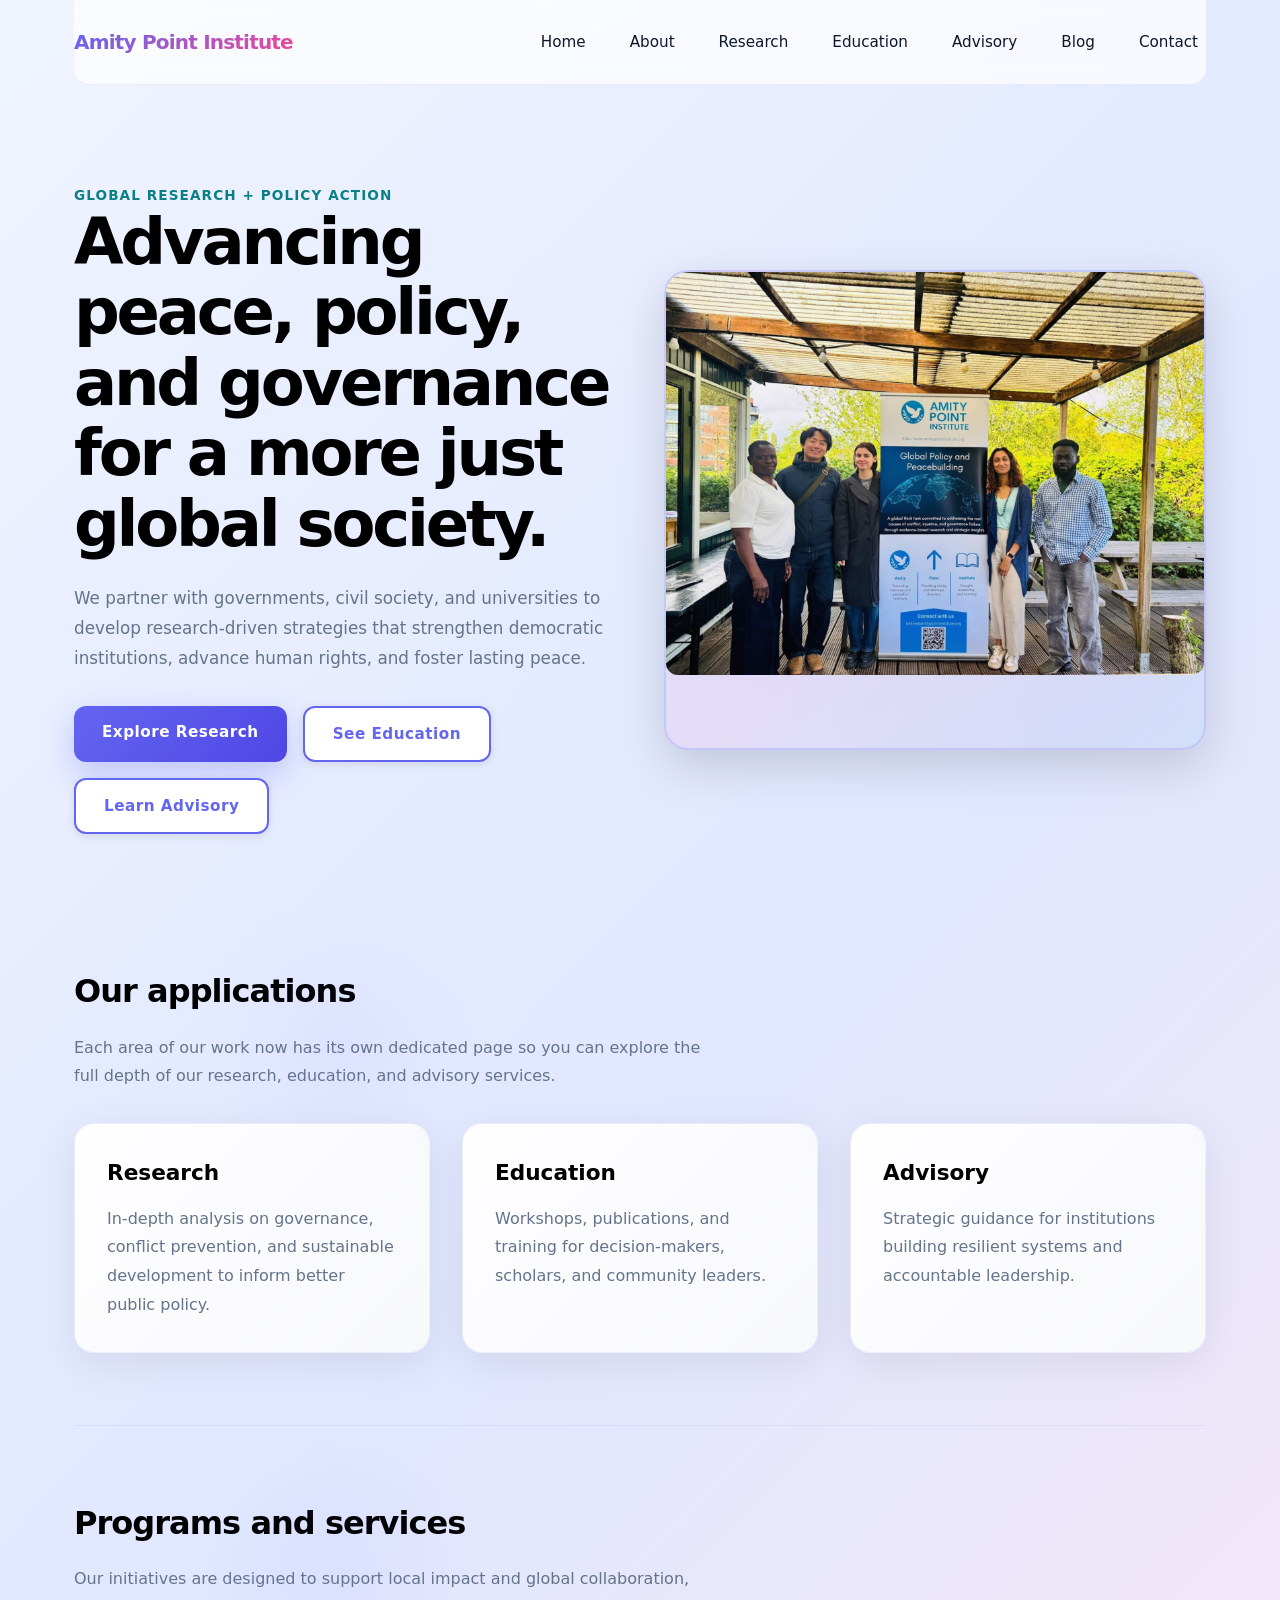
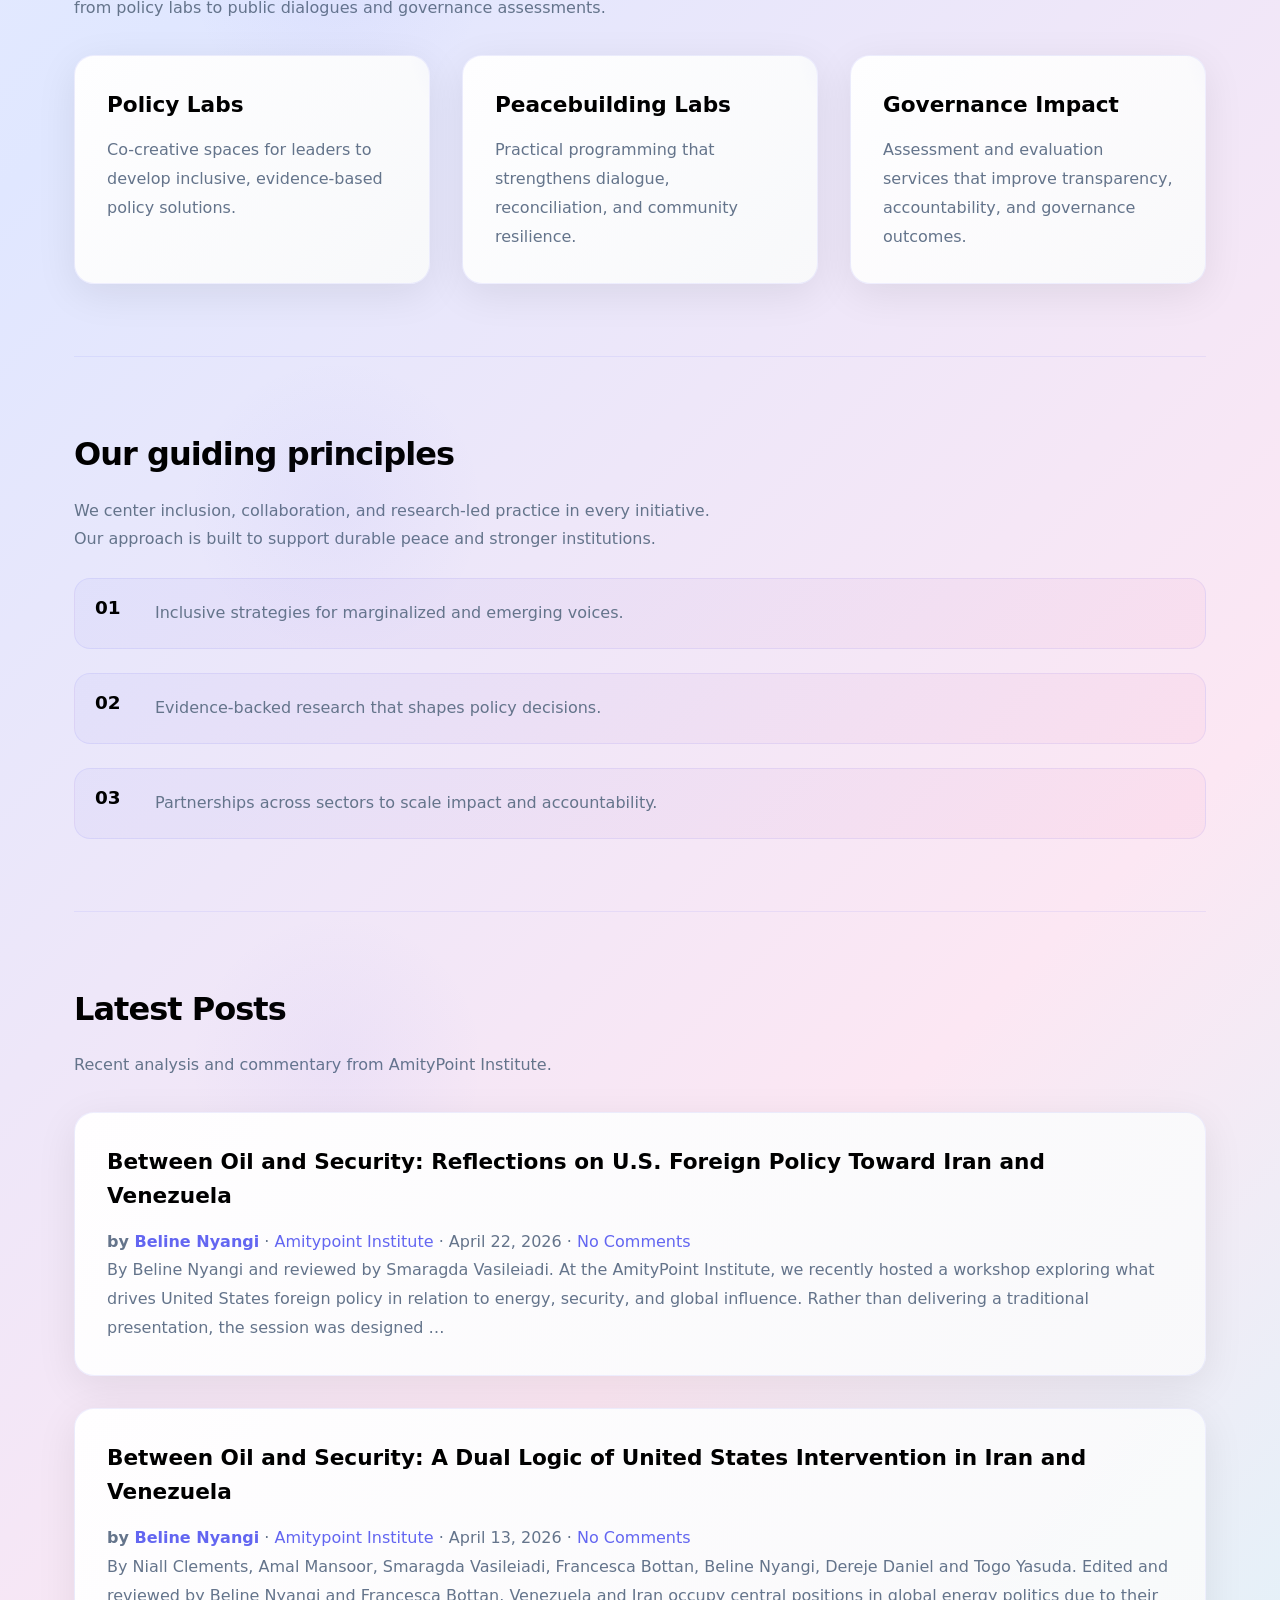
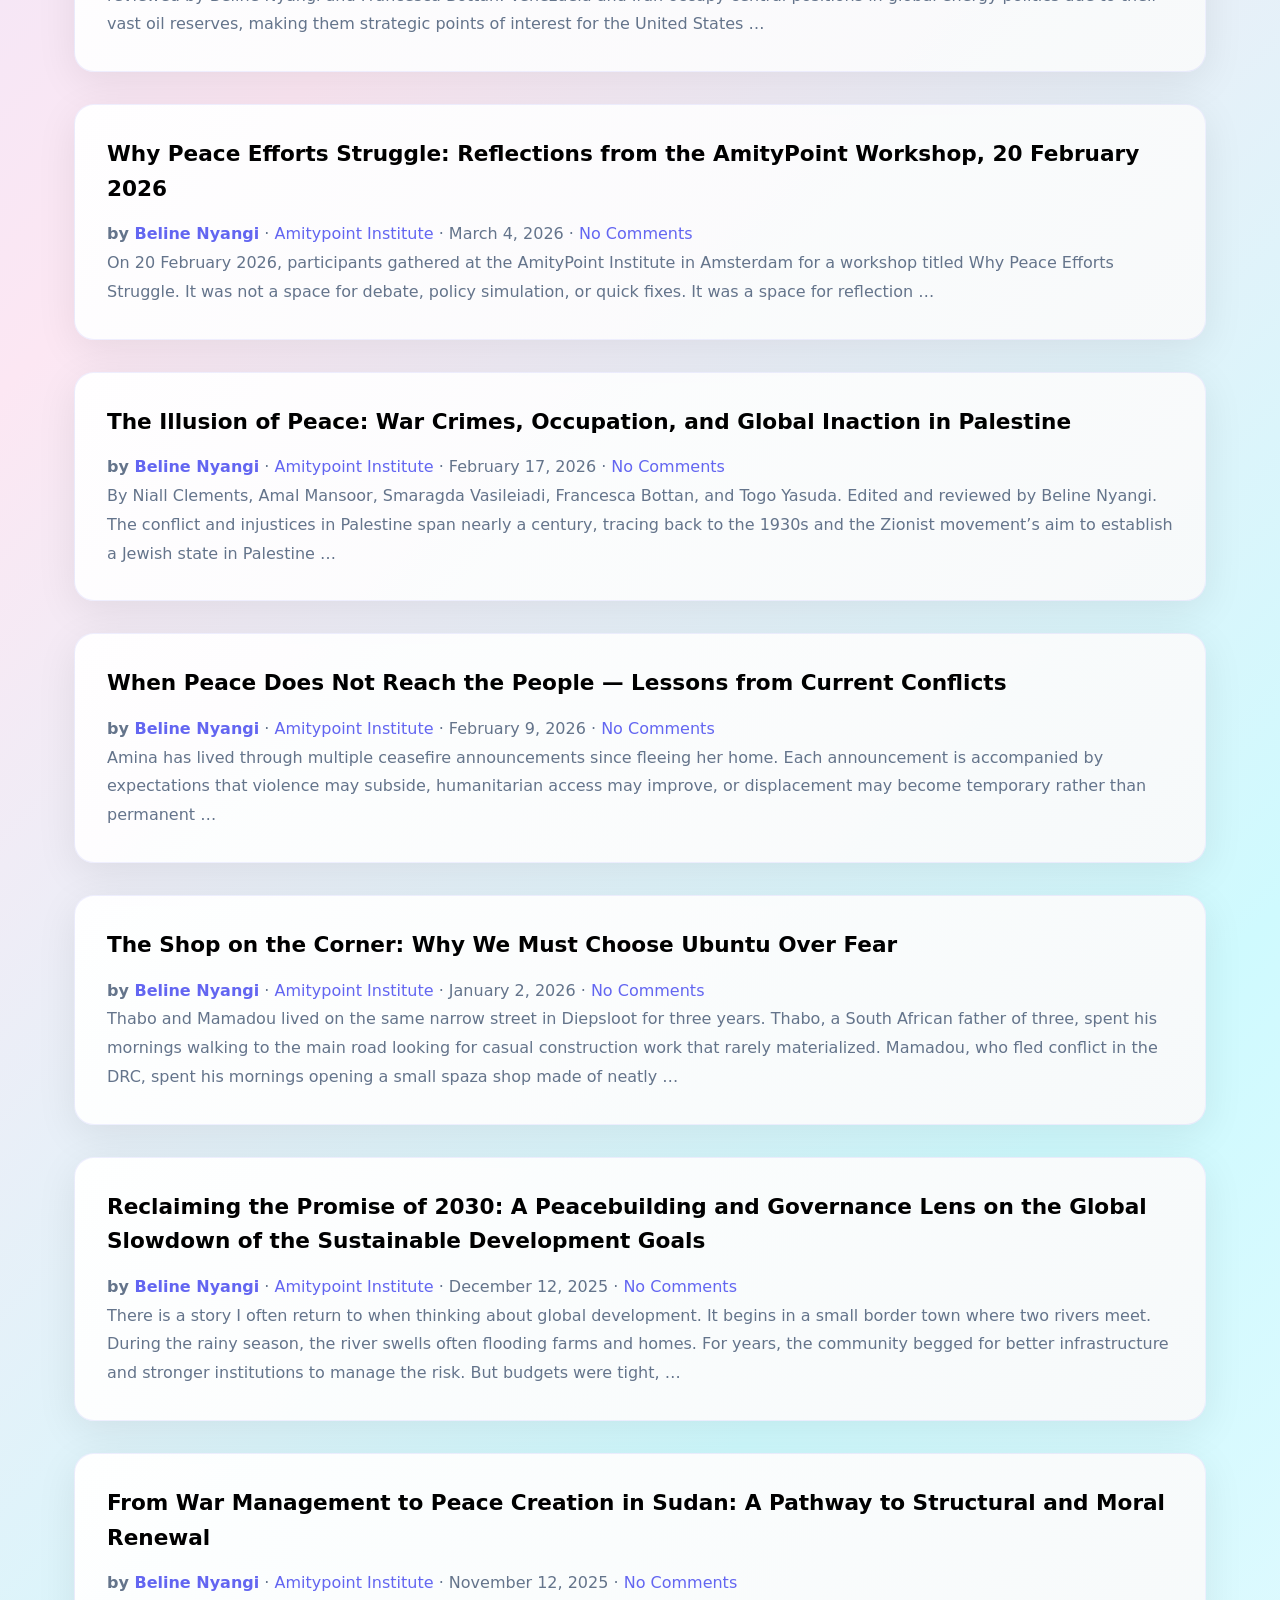
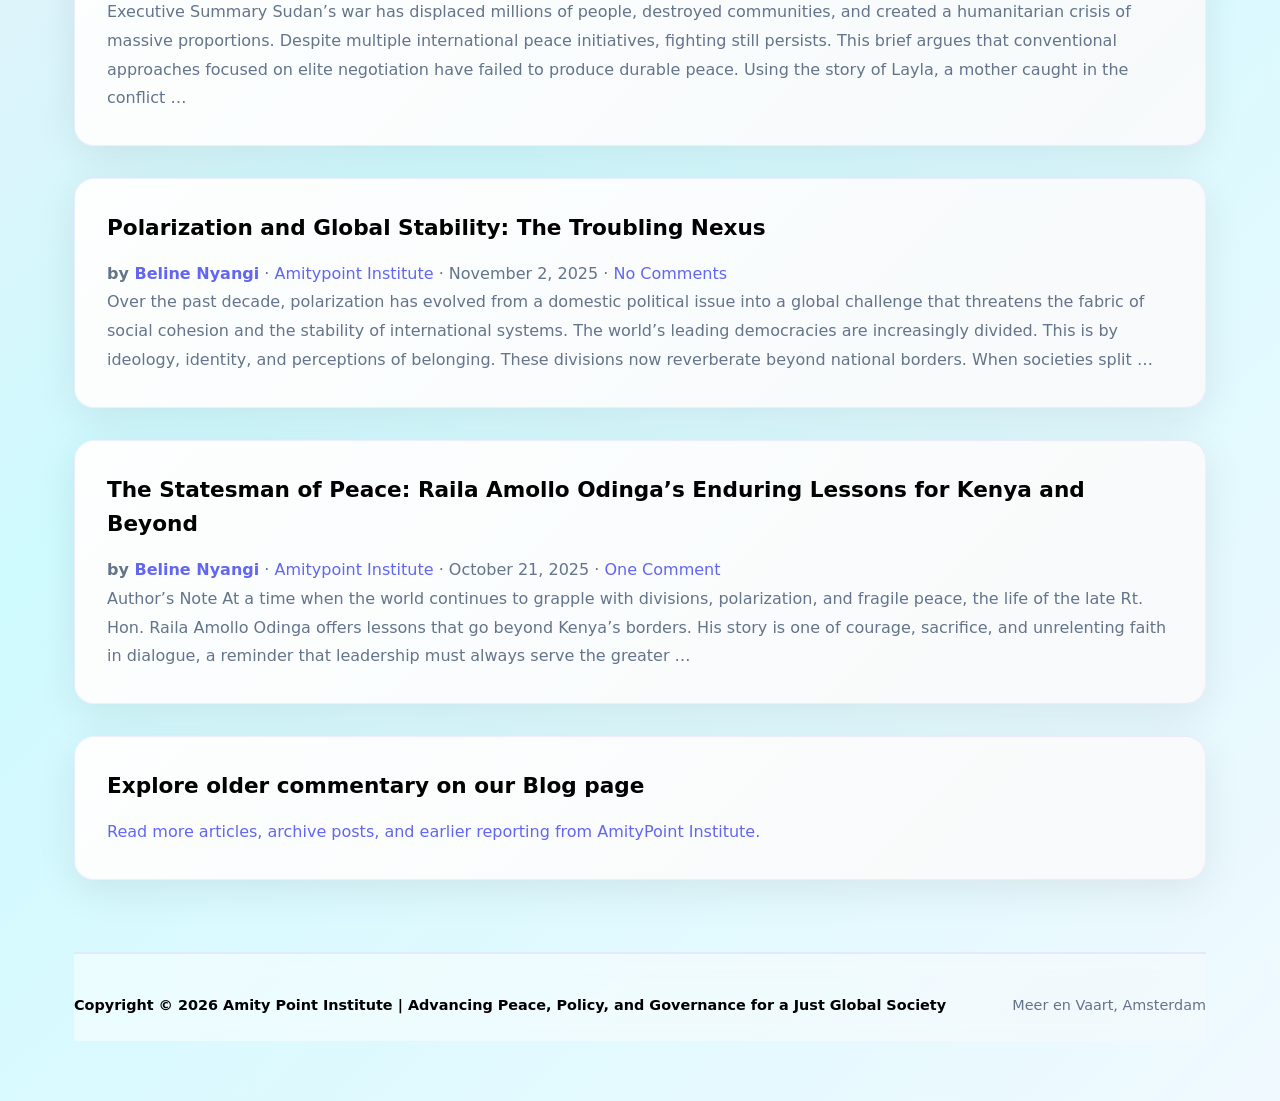
<file: index.html>
﻿<!DOCTYPE html>
<html lang="en-US">

<head>
    <meta charset="UTF-8" />
    <meta name="viewport" content="width=device-width, initial-scale=1" />
    <title>Amity Point Institute | Peace, Policy & Governance</title>
    <meta name="description" content="Amity Point Institute advances peace, policy, and governance through research, education, and collaboration." />
    <meta name="robots" content="index, follow" />
    <link rel="canonical" href="https://amitypointinstitute.org/" />
    <link rel="stylesheet" href="style.css" />
</head>

<body>
    <div class="site-shell">
        <header>
            <div class="brand">Amity <span>Point</span> Institute</div>
            <nav aria-label="Primary navigation">
                <a href="Untitled-1.html">Home</a>
                <a href="about.html">About</a>
                <a href="research.html">Research</a>
                <a href="education.html">Education</a>
                <a href="advisory.html">Advisory</a>
                <a href="blog.html">Blog</a>
                <a href="contact.html">Contact</a>
            </nav>
        </header>

        <section class="hero">
            <div class="hero-content">
                <p style="margin:0;color:#0b7f87;font-weight:700;letter-spacing:0.08em;text-transform:uppercase;font-size:0.85rem;">Global research + policy action</p>
                <h1 class="hero-title">Advancing peace, policy, and governance for a more just global society.</h1>
                <p class="hero-copy">We partner with governments, civil society, and universities to develop research-driven strategies that strengthen democratic institutions, advance human rights, and foster lasting peace.</p>
                <div class="hero-actions">
                    <a class="button button-primary" href="research.html">Explore Research</a>
                    <a class="button button-secondary" href="education.html">See Education</a>
                    <a class="button button-secondary" href="advisory.html">Learn Advisory</a>
                </div>
            </div>
            <div class="hero-visual" aria-hidden="true">
                <img src="image%204.jpeg" alt="AmityPoint Institute cover image" />
            </div>
        </section>

        <section class="section">
            <div class="section-title">Our applications</div>
            <p class="section-copy">Each area of our work now has its own dedicated page so you can explore the full depth of our research, education, and advisory services.</p>
            <div class="grid grid-3" style="margin-top:32px;">
                <div class="card">
                    <h3><a href="research.html">Research</a></h3>
                    <p>In-depth analysis on governance, conflict prevention, and sustainable development to inform better public policy.</p>
                </div>
                <div class="card">
                    <h3><a href="education.html">Education</a></h3>
                    <p>Workshops, publications, and training for decision-makers, scholars, and community leaders.</p>
                </div>
                <div class="card">
                    <h3><a href="advisory.html">Advisory</a></h3>
                    <p>Strategic guidance for institutions building resilient systems and accountable leadership.</p>
                </div>
            </div>
        </section>

        <section class="section">
            <div class="section-title">Programs and services</div>
            <p class="section-copy">Our initiatives are designed to support local impact and global collaboration, from policy labs to public dialogues and governance assessments.</p>
            <div class="grid grid-3" style="margin-top:32px;">
                <div class="card">
                    <h3>Policy Labs</h3>
                    <p>Co-creative spaces for leaders to develop inclusive, evidence-based policy solutions.</p>
                </div>
                <div class="card">
                    <h3>Peacebuilding Labs</h3>
                    <p>Practical programming that strengthens dialogue, reconciliation, and community resilience.</p>
                </div>
                <div class="card">
                    <h3>Governance Impact</h3>
                    <p>Assessment and evaluation services that improve transparency, accountability, and governance outcomes.</p>
                </div>
            </div>
        </section>

        <section class="section">
            <div class="section-title">Our guiding principles</div>
            <p class="section-copy">We center inclusion, collaboration, and research-led practice in every initiative. Our approach is built to support durable peace and stronger institutions.</p>
            <ul class="feature-list" style="margin-top:24px;">
                <li class="feature-item"><strong>01</strong><span>Inclusive strategies for marginalized and emerging voices.</span></li>
                <li class="feature-item"><strong>02</strong><span>Evidence-backed research that shapes policy decisions.</span></li>
                <li class="feature-item"><strong>03</strong><span>Partnerships across sectors to scale impact and accountability.</span></li>
            </ul>
        </section>

        <section class="section">
            <div class="section-title">Latest Posts</div>
            <p class="section-copy">Recent analysis and commentary from AmityPoint Institute.</p>
            <div class="grid" style="grid-template-columns: 1fr; margin-top:32px;">
                <article class="card">
                    <h3><a href="https://amitypointinstitute.org/2026/04/22/between-oil-and-security-reflections-on-u-s-foreign-policy-toward-iran-and-venezuela/">Between Oil and Security: Reflections on U.S. Foreign Policy Toward Iran and Venezuela</a></h3>
                    <p><strong>by <a href="https://amitypointinstitute.org/author/beline-nyangi/">Beline Nyangi</a></strong> · <a href="https://amitypointinstitute.org/category/amitypointinstitute/amitypoint-institute/">Amitypoint Institute</a> · April 22,
                        2026 · <a href="https://amitypointinstitute.org/2026/04/22/between-oil-and-security-reflections-on-u-s-foreign-policy-toward-iran-and-venezuela/#respond">No Comments</a></p>
                    <p>By Beline Nyangi and reviewed by Smaragda Vasileiadi. At the AmityPoint Institute, we recently hosted a workshop exploring what drives United States foreign policy in relation to energy, security, and global influence. Rather than
                        delivering a traditional presentation, the session was designed …</p>
                </article>
                <article class="card">
                    <h3><a href="https://amitypointinstitute.org/2026/04/13/between-oil-and-security-a-dual-logic-of-united-states-intervention-in-iran-and-venezuela/">Between Oil and Security: A Dual Logic of United States Intervention in Iran and Venezuela</a></h3>
                    <p><strong>by <a href="https://amitypointinstitute.org/author/beline-nyangi/">Beline Nyangi</a></strong> · <a href="https://amitypointinstitute.org/category/amitypointinstitute/amitypoint-institute/">Amitypoint Institute</a> · April 13,
                        2026 · <a href="https://amitypointinstitute.org/2026/04/13/between-oil-and-security-a-dual-logic-of-united-states-intervention-in-iran-and-venezuela/#respond">No Comments</a></p>
                    <p>By Niall Clements, Amal Mansoor, Smaragda Vasileiadi, Francesca Bottan, Beline Nyangi, Dereje Daniel and Togo Yasuda. Edited and reviewed by Beline Nyangi and Francesca Bottan. Venezuela and Iran occupy central positions in global
                        energy politics due to their vast oil reserves, making them strategic points of interest for the United States …</p>
                </article>
                <article class="card">
                    <h3><a href="https://amitypointinstitute.org/2026/03/04/why-peace-efforts-struggle-reflections-from-the-amitypoint-workshop-20-february-2026/">Why Peace Efforts Struggle: Reflections from the AmityPoint Workshop, 20 February 2026</a></h3>
                    <p><strong>by <a href="https://amitypointinstitute.org/author/beline-nyangi/">Beline Nyangi</a></strong> · <a href="https://amitypointinstitute.org/category/amitypointinstitute/amitypoint-institute/">Amitypoint Institute</a> · March 4,
                        2026 · <a href="https://amitypointinstitute.org/2026/03/04/why-peace-efforts-struggle-reflections-from-the-amitypoint-workshop-20-february-2026/#respond">No Comments</a></p>
                    <p>On 20 February 2026, participants gathered at the AmityPoint Institute in Amsterdam for a workshop titled Why Peace Efforts Struggle. It was not a space for debate, policy simulation, or quick fixes. It was a space for reflection …</p>
                </article>
                <article class="card">
                    <h3><a href="https://amitypointinstitute.org/2026/02/17/the-illusion-of-peace-war-crimesoccupation-and-global-inaction-in-palestine/">The Illusion of Peace: War Crimes, Occupation, and Global Inaction in Palestine</a></h3>
                    <p><strong>by <a href="https://amitypointinstitute.org/author/beline-nyangi/">Beline Nyangi</a></strong> · <a href="https://amitypointinstitute.org/category/amitypointinstitute/amitypoint-institute/">Amitypoint Institute</a> · February
                        17, 2026 · <a href="https://amitypointinstitute.org/2026/02/17/the-illusion-of-peace-war-crimesoccupation-and-global-inaction-in-palestine/#respond">No Comments</a></p>
                    <p>By Niall Clements, Amal Mansoor, Smaragda Vasileiadi, Francesca Bottan, and Togo Yasuda. Edited and reviewed by Beline Nyangi. The conflict and injustices in Palestine span nearly a century, tracing back to the 1930s and the Zionist
                        movement’s aim to establish a Jewish state in Palestine …</p>
                </article>
                <article class="card">
                    <h3><a href="https://amitypointinstitute.org/2026/02/09/when-peace-does-not-reach-the-people-lessons-from-current-conflicts/">When Peace Does Not Reach the People — Lessons from Current Conflicts</a></h3>
                    <p><strong>by <a href="https://amitypointinstitute.org/author/beline-nyangi/">Beline Nyangi</a></strong> · <a href="https://amitypointinstitute.org/category/amitypointinstitute/amitypoint-institute/">Amitypoint Institute</a> · February
                        9, 2026 · <a href="https://amitypointinstitute.org/2026/02/09/when-peace-does-not-reach-the-people-lessons-from-current-conflicts/#respond">No Comments</a></p>
                    <p>Amina has lived through multiple ceasefire announcements since fleeing her home. Each announcement is accompanied by expectations that violence may subside, humanitarian access may improve, or displacement may become temporary rather
                        than permanent …</p>
                </article>
                <article class="card">
                    <h3><a href="https://amitypointinstitute.org/2026/01/02/the-shop-on-the-corner-why-we-must-choose-ubuntu-over-fear/">The Shop on the Corner: Why We Must Choose Ubuntu Over Fear</a></h3>
                    <p><strong>by <a href="https://amitypointinstitute.org/author/beline-nyangi/">Beline Nyangi</a></strong> · <a href="https://amitypointinstitute.org/category/amitypointinstitute/amitypoint-institute/">Amitypoint Institute</a> · January
                        2, 2026 · <a href="https://amitypointinstitute.org/2026/01/02/the-shop-on-the-corner-why-we-must-choose-ubuntu-over-fear/#respond">No Comments</a></p>
                    <p>Thabo and Mamadou lived on the same narrow street in Diepsloot for three years. Thabo, a South African father of three, spent his mornings walking to the main road looking for casual construction work that rarely materialized. Mamadou,
                        who fled conflict in the DRC, spent his mornings opening a small spaza shop made of neatly …</p>
                </article>
                <article class="card">
                    <h3><a href="https://amitypointinstitute.org/2025/12/12/reclaiming-the-promise-of-2030-a-peacebuilding-and-governance-lens-on-the-global-slowdown-of-the-sustainable-development-goals-2/">Reclaiming the Promise of 2030: A Peacebuilding and Governance Lens on the Global Slowdown of the Sustainable Development Goals</a></h3>
                    <p><strong>by <a href="https://amitypointinstitute.org/author/beline-nyangi/">Beline Nyangi</a></strong> · <a href="https://amitypointinstitute.org/category/amitypointinstitute/">Amitypoint Institute</a> · December 12, 2025 · <a href="https://amitypointinstitute.org/2025/12/12/reclaiming-the-promise-of-2030-a-peacebuilding-and-governance-lens-on-the-global-slowdown-of-the-sustainable-development-goals-2/#respond">No Comments</a></p>
                    <p>There is a story I often return to when thinking about global development. It begins in a small border town where two rivers meet. During the rainy season, the river swells often flooding farms and homes. For years, the community begged
                        for better infrastructure and stronger institutions to manage the risk. But budgets were tight, …</p>
                </article>
                <article class="card">
                    <h3><a href="https://amitypointinstitute.org/2025/11/12/from-war-management-to-peace-creation-in-sudan-a-pathway-to-structural-and-moral-renewal/">From War Management to Peace Creation in Sudan: A Pathway to Structural and Moral Renewal</a></h3>
                    <p><strong>by <a href="https://amitypointinstitute.org/author/beline-nyangi/">Beline Nyangi</a></strong> · <a href="https://amitypointinstitute.org/category/amitypointinstitute/amitypoint-institute/">Amitypoint Institute</a> · November
                        12, 2025 · <a href="https://amitypointinstitute.org/2025/11/12/from-war-management-to-peace-creation-in-sudan-a-pathway-to-structural-and-moral-renewal/#respond">No Comments</a></p>
                    <p>Executive Summary Sudan’s war has displaced millions of people, destroyed communities, and created a humanitarian crisis of massive proportions. Despite multiple international peace initiatives, fighting still persists. This brief
                        argues that conventional approaches focused on elite negotiation have failed to produce durable peace. Using the story of Layla, a mother caught in the conflict …</p>
                </article>
                <article class="card">
                    <h3><a href="https://amitypointinstitute.org/2025/11/02/polarization-and-global-stability-the-troubling-nexus/">Polarization and Global Stability: The Troubling Nexus</a></h3>
                    <p><strong>by <a href="https://amitypointinstitute.org/author/beline-nyangi/">Beline Nyangi</a></strong> · <a href="https://amitypointinstitute.org/category/amitypointinstitute/">Amitypoint Institute</a> · November 2, 2025 · <a href="https://amitypointinstitute.org/2025/11/02/polarization-and-global-stability-the-troubling-nexus/#respond">No Comments</a></p>
                    <p>Over the past decade, polarization has evolved from a domestic political issue into a global challenge that threatens the fabric of social cohesion and the stability of international systems. The world’s leading democracies are increasingly
                        divided. This is by ideology, identity, and perceptions of belonging. These divisions now reverberate beyond national borders. When societies split …</p>
                </article>
                <article class="card">
                    <h3><a href="https://amitypointinstitute.org/2025/10/21/the-statesman-of-peace-raila-amollo-odingas-enduring-lessons-for-kenya-and-beyond/">The Statesman of Peace: Raila Amollo Odinga’s Enduring Lessons for Kenya and Beyond</a></h3>
                    <p><strong>by <a href="https://amitypointinstitute.org/author/beline-nyangi/">Beline Nyangi</a></strong> · <a href="https://amitypointinstitute.org/category/amitypointinstitute/">Amitypoint Institute</a> · October 21, 2025 · <a href="https://amitypointinstitute.org/2025/10/21/the-statesman-of-peace-raila-amollo-odingas-enduring-lessons-for-kenya-and-beyond/#comments">One Comment</a></p>
                    <p>Author’s Note At a time when the world continues to grapple with divisions, polarization, and fragile peace, the life of the late Rt. Hon. Raila Amollo Odinga offers lessons that go beyond Kenya’s borders. His story is one of courage,
                        sacrifice, and unrelenting faith in dialogue, a reminder that leadership must always serve the greater …</p>
                </article>
                <article class="card">
                    <h3>Explore older commentary on our Blog page</h3>
                    <p><a href="blog.html">Read more articles, archive posts, and earlier reporting from AmityPoint Institute.</a></p>
                </article>
            </div>
        </section>

        <footer>
            <span class="footer-copy">Copyright © 2026 Amity Point Institute | Advancing Peace, Policy, and Governance for a Just Global Society</span>
            <span>Meer en Vaart, Amsterdam</span>
        </footer>
    </div>
</body>

</html>
</file>
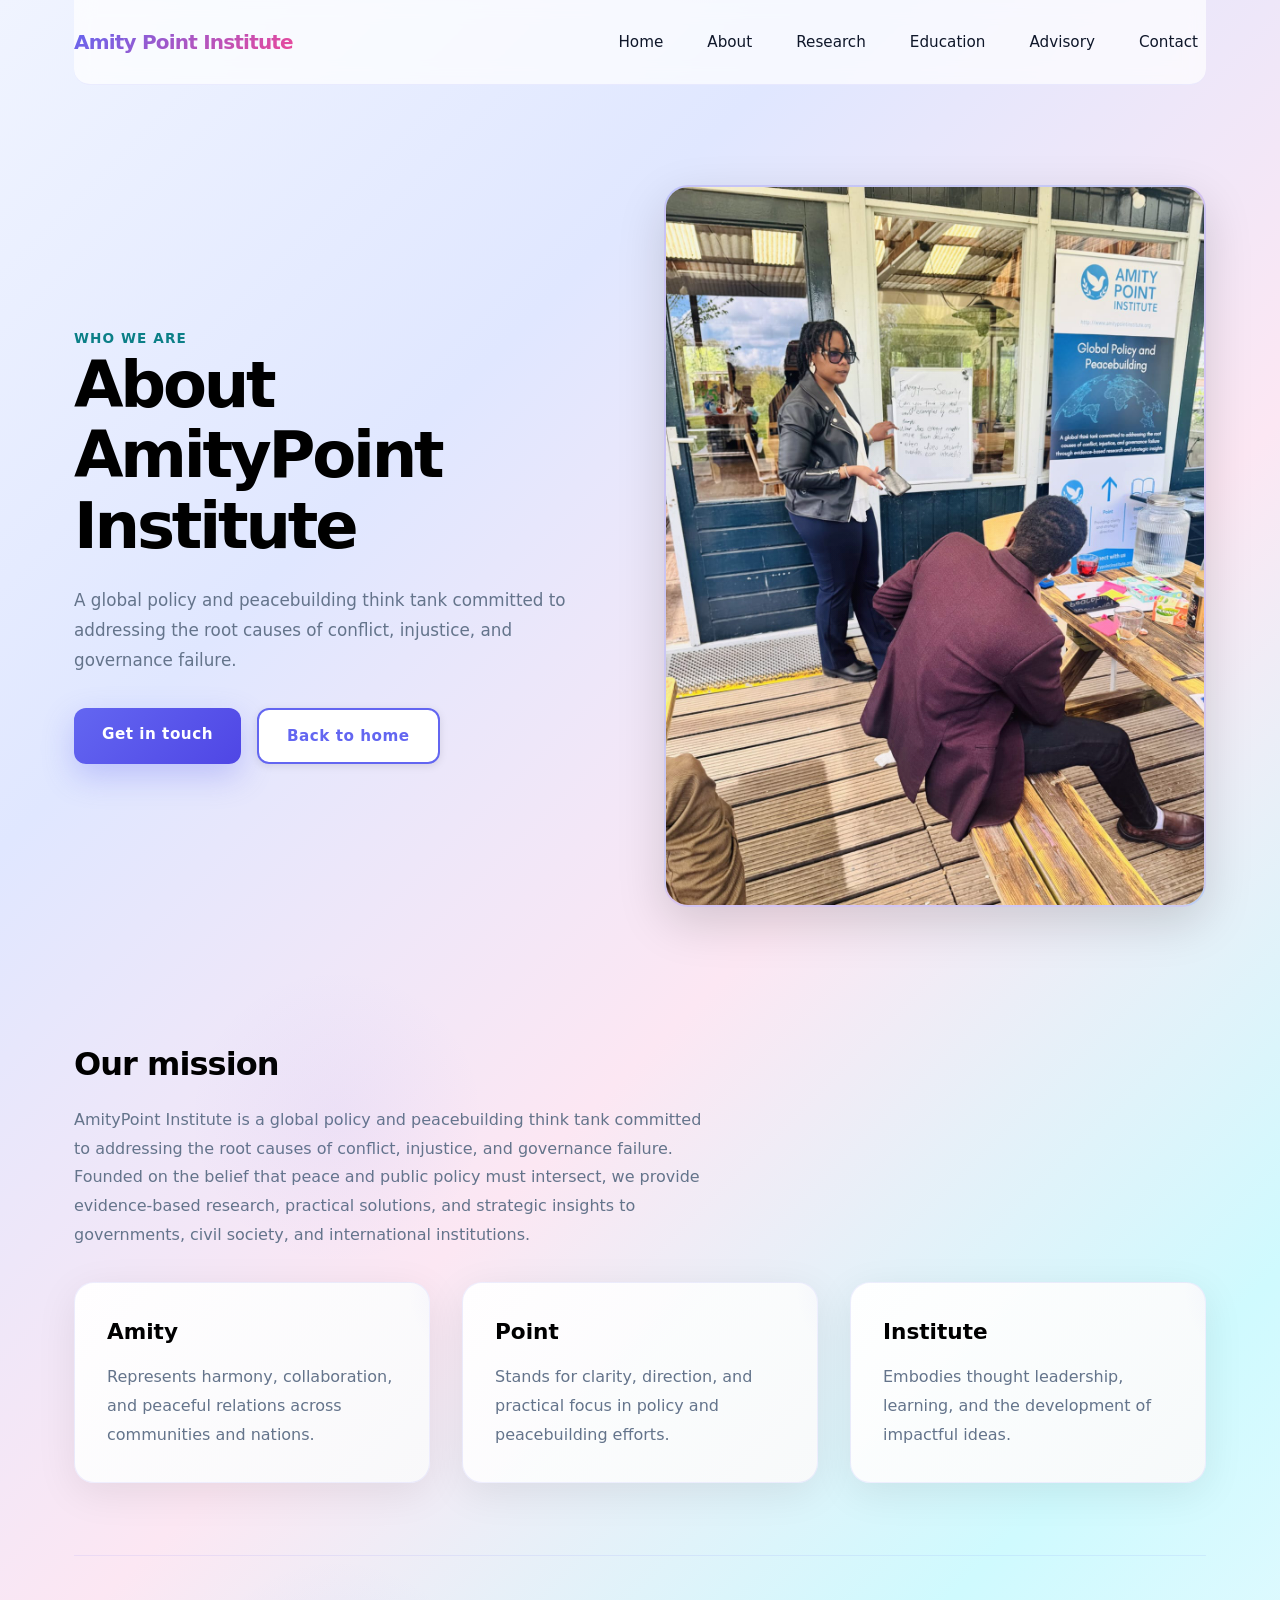
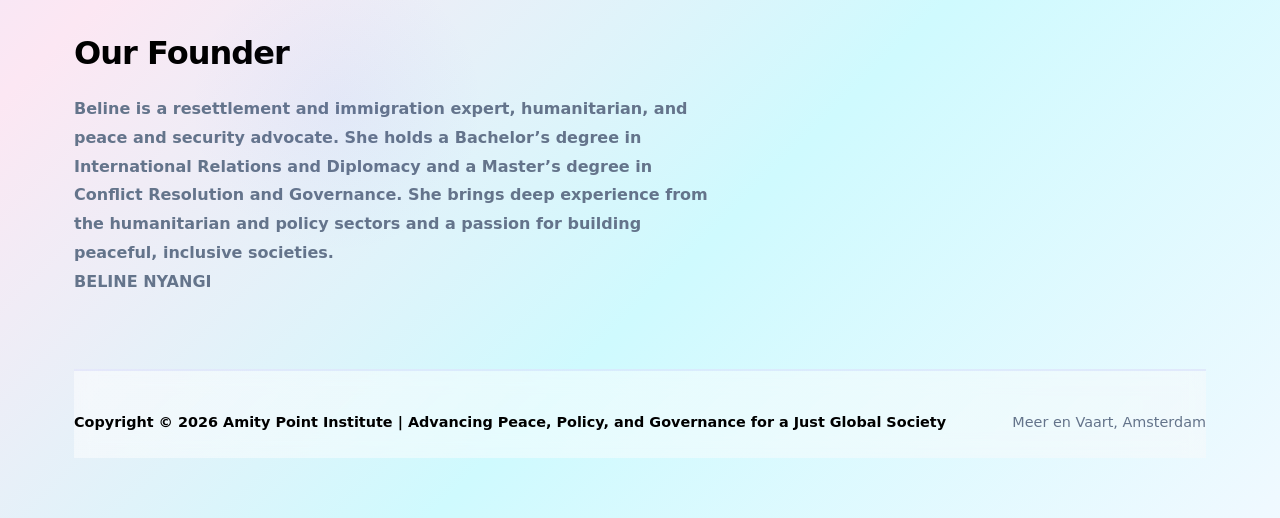
<file: about.html>
<!DOCTYPE html>
<html lang="en-US">

<head>
    <meta charset="UTF-8" />
    <meta name="viewport" content="width=device-width, initial-scale=1" />
    <title>About | Amity Point Institute</title>
    <meta name="description" content="About Amity Point Institute: a global policy and peacebuilding think tank." />
    <link rel="stylesheet" href="style.css" />
</head>

<body>
    <div class="site-shell">
        <header>
            <div class="brand">Amity <span>Point</span> Institute</div>
            <nav aria-label="Primary navigation">
                <a href="Untitled-1.html">Home</a>
                <a href="about.html">About</a>
                <a href="research.html">Research</a>
                <a href="education.html">Education</a>
                <a href="advisory.html">Advisory</a>
                <a href="contact.html">Contact</a>
            </nav>
        </header>

        <section class="hero">
            <div class="hero-content">
                <p style="margin:0;color:#0b7f87;font-weight:700;letter-spacing:0.08em;text-transform:uppercase;font-size:0.85rem;">Who we are</p>
                <h1 class="hero-title">About AmityPoint Institute</h1>
                <p class="hero-copy">A global policy and peacebuilding think tank committed to addressing the root causes of conflict, injustice, and governance failure.</p>
                <div class="hero-actions">
                    <a class="button button-primary" href="contact.html">Get in touch</a>
                    <a class="button button-secondary" href="Untitled-1.html">Back to home</a>
                </div>
            </div>
            <div class="hero-visual" aria-hidden="true">
                <img src="image%201.jpeg" alt="AmityPoint Institute cover image" />
            </div>
        </section>

        <section class="section">
            <div class="section-title">Our mission</div>
            <p class="section-copy">AmityPoint Institute is a global policy and peacebuilding think tank committed to addressing the root causes of conflict, injustice, and governance failure. Founded on the belief that peace and public policy must intersect, we provide evidence-based
                research, practical solutions, and strategic insights to governments, civil society, and international institutions.</p>
            <div class="grid grid-3" style="margin-top:32px;">
                <div class="card">
                    <h3>Amity</h3>
                    <p>Represents harmony, collaboration, and peaceful relations across communities and nations.</p>
                </div>
                <div class="card">
                    <h3>Point</h3>
                    <p>Stands for clarity, direction, and practical focus in policy and peacebuilding efforts.</p>
                </div>
                <div class="card">
                    <h3>Institute</h3>
                    <p>Embodies thought leadership, learning, and the development of impactful ideas.</p>
                </div>
            </div>
        </section>

        <section class="section">
            <div class="section-title">Our Founder</div>
            <p class="section-copy"><strong>Beline is a resettlement and immigration expert, humanitarian, and peace and security advocate. She holds a Bachelor’s degree in International Relations and Diplomacy and a Master’s degree in Conflict Resolution and Governance. She brings deep experience from the humanitarian and policy sectors and a passion for building peaceful, inclusive societies.</strong></p>
            <p class="section-copy"><strong>BELINE NYANGI</strong></p>
        </section>

        <footer>
            <span class="footer-copy">Copyright © 2026 Amity Point Institute | Advancing Peace, Policy, and Governance for a Just Global Society</span>
            <span>Meer en Vaart, Amsterdam</span>
        </footer>
    </div>
</body>

</html>
</file>
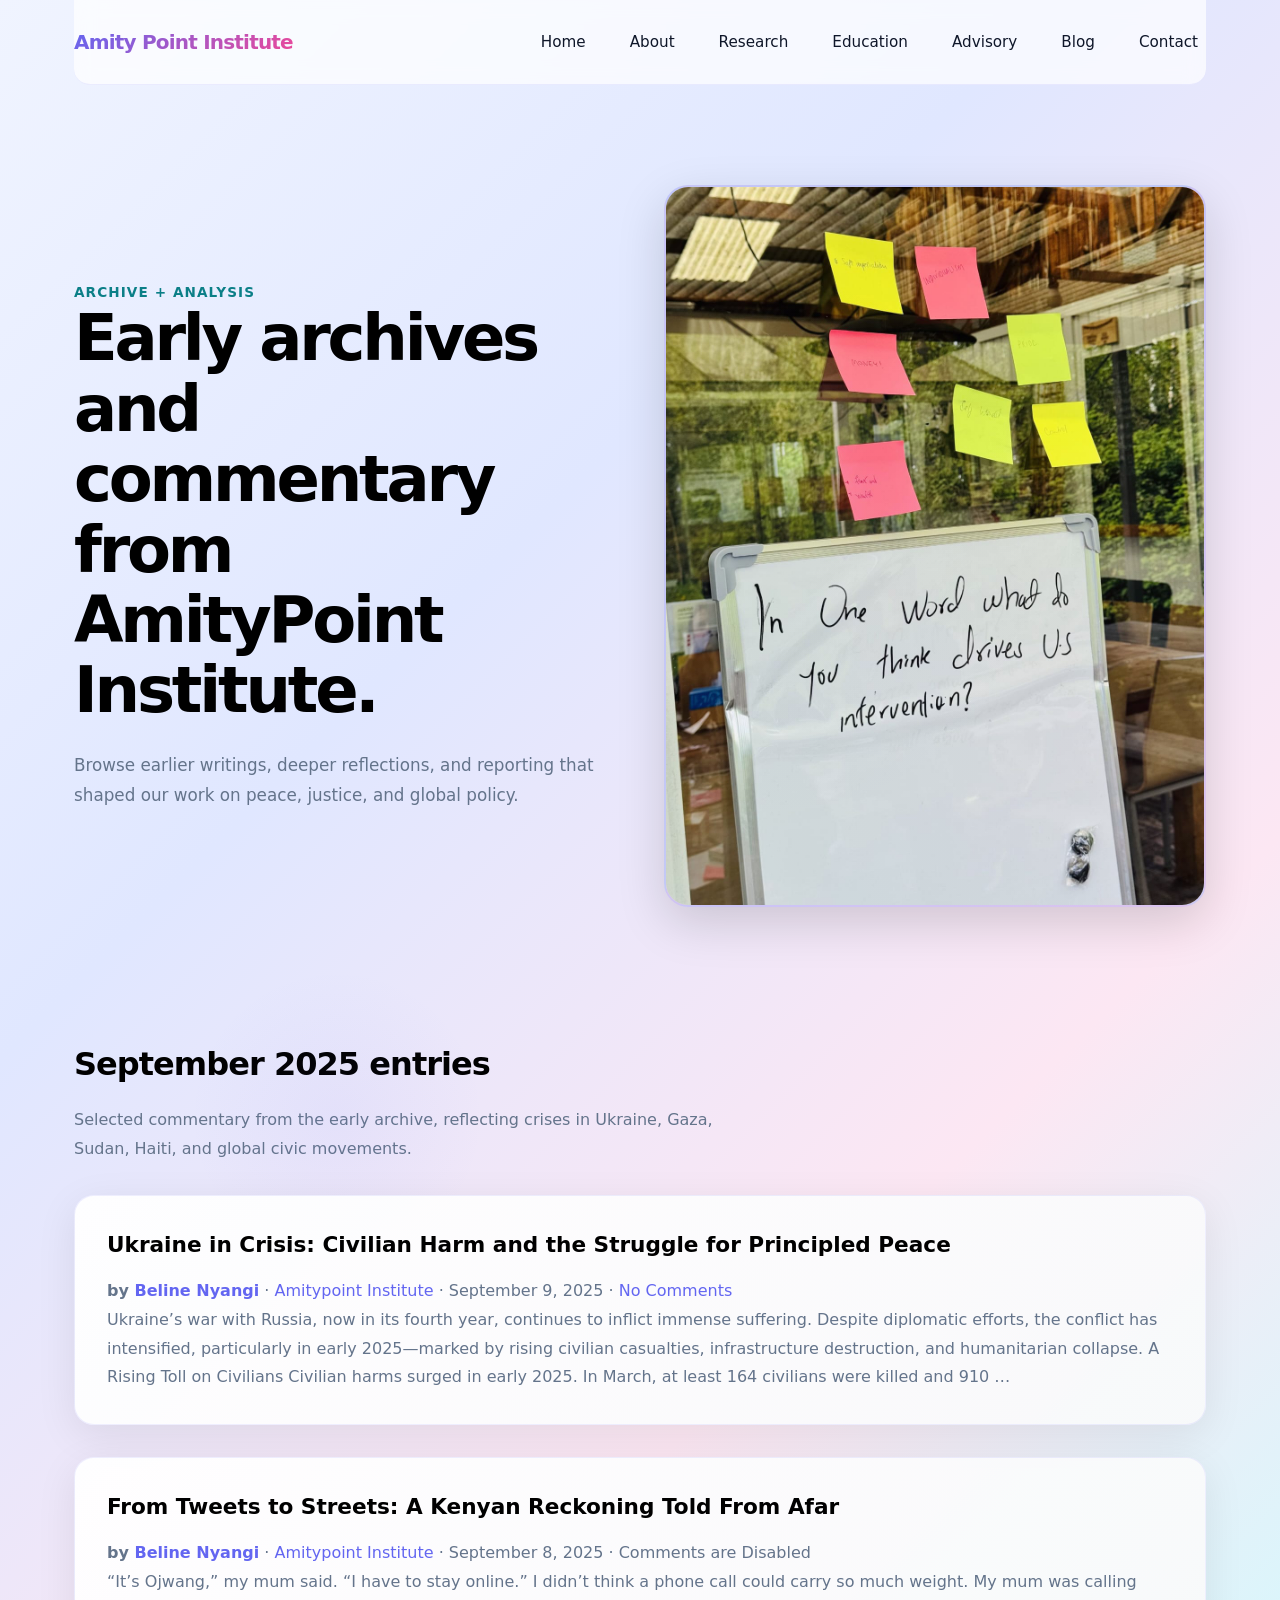
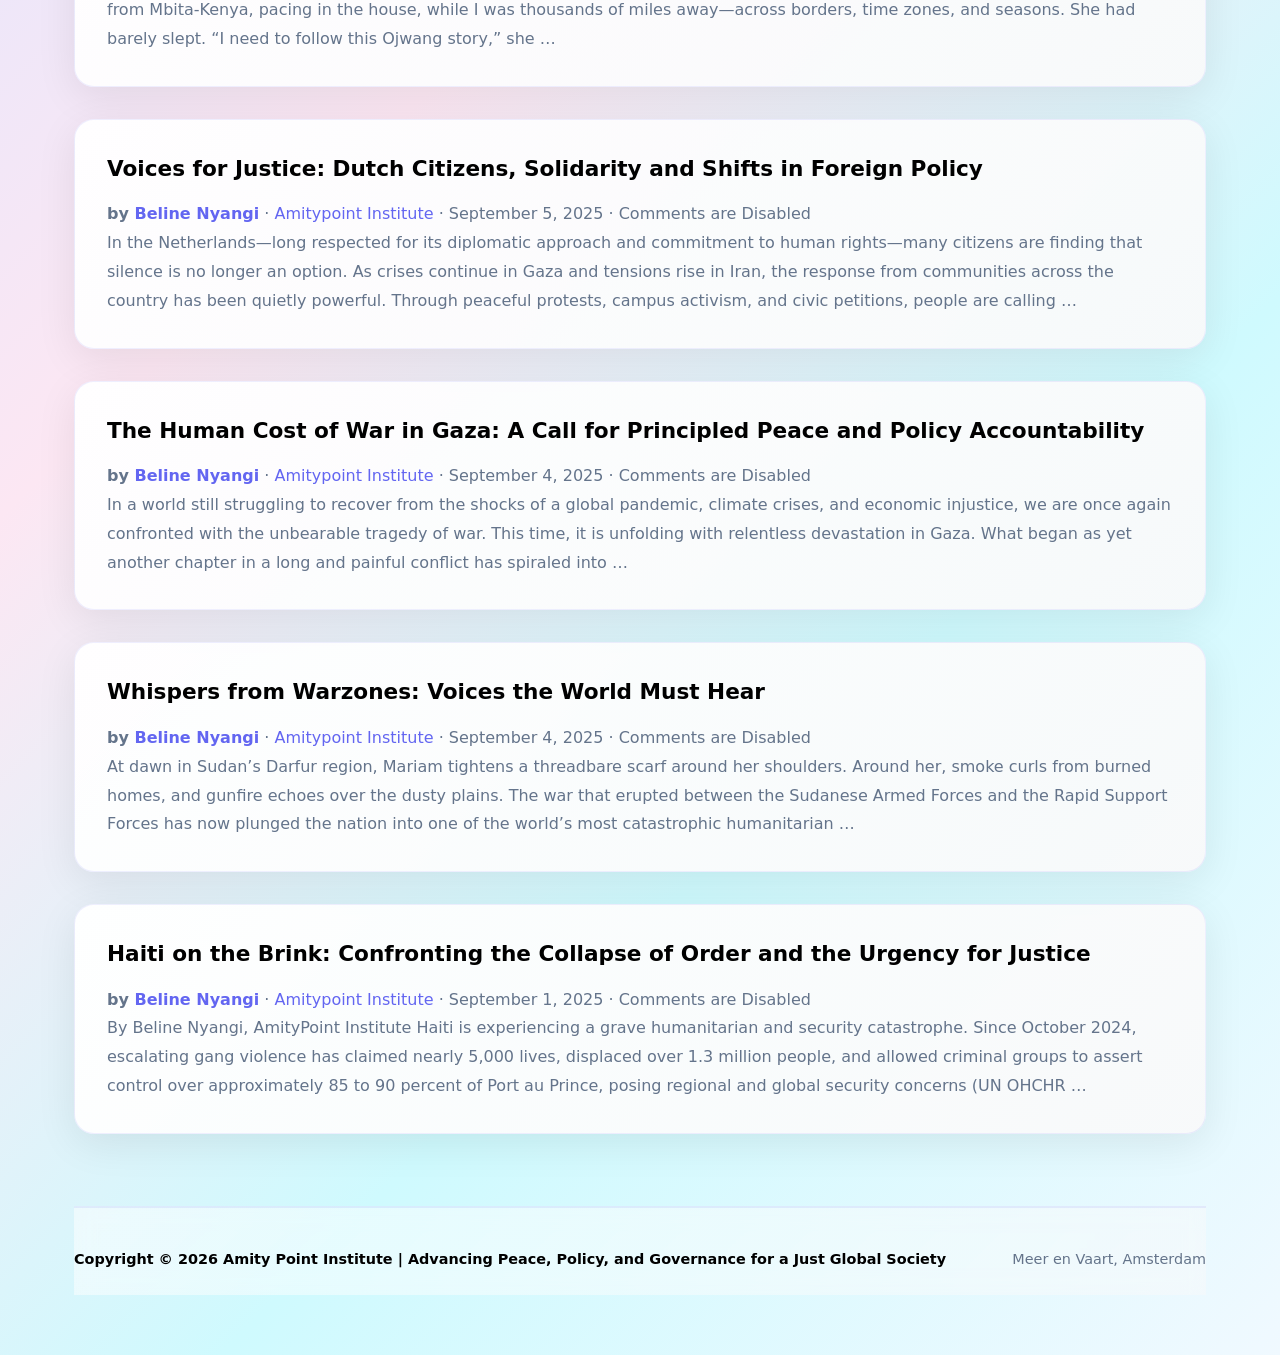
<file: blog.html>
<!DOCTYPE html>
<html lang="en-US">

<head>
    <meta charset="UTF-8" />
    <meta name="viewport" content="width=device-width, initial-scale=1" />
    <title>Amity Point Institute Blog | Archive & Commentary</title>
    <meta name="description" content="Archive of Amity Point Institute commentary, research updates, and policy reflections." />
    <link rel="stylesheet" href="style.css" />
</head>

<body>
    <div class="site-shell">
        <header>
            <div class="brand">Amity <span>Point</span> Institute</div>
            <nav aria-label="Primary navigation">
                <a href="Untitled-1.html">Home</a>
                <a href="about.html">About</a>
                <a href="research.html">Research</a>
                <a href="education.html">Education</a>
                <a href="advisory.html">Advisory</a>
                <a href="blog.html">Blog</a>
                <a href="contact.html">Contact</a>
            </nav>
        </header>

        <section class="hero">
            <div class="hero-content">
                <p style="margin:0;color:#0b7f87;font-weight:700;letter-spacing:0.08em;text-transform:uppercase;font-size:0.85rem;">Archive + analysis</p>
                <h1 class="hero-title">Early archives and commentary from AmityPoint Institute.</h1>
                <p class="hero-copy">Browse earlier writings, deeper reflections, and reporting that shaped our work on peace, justice, and global policy.</p>
            </div>
            <div class="hero-visual" aria-hidden="true">
                <img src="image%202.jpeg" alt="AmityPoint Institute blog archive hero image" />
            </div>
        </section>

        <section class="section">
            <div class="section-title">September 2025 entries</div>
            <p class="section-copy">Selected commentary from the early archive, reflecting crises in Ukraine, Gaza, Sudan, Haiti, and global civic movements.</p>
            <div class="grid" style="grid-template-columns: 1fr; margin-top:32px;">
                <article class="card">
                    <h3><a href="https://amitypointinstitute.org/2025/09/09/testing-the-elements/">Ukraine in Crisis: Civilian Harm and the Struggle for Principled Peace</a></h3>
                    <p><strong>by <a href="https://amitypointinstitute.org/author/bewon/">Beline Nyangi</a></strong> · <a href="https://amitypointinstitute.org/category/amitypointinstitute/">Amitypoint Institute</a> · September 9, 2025 · <a href="https://amitypointinstitute.org/2025/09/09/testing-the-elements/#respond">No Comments</a></p>
                    <p>Ukraine’s war with Russia, now in its fourth year, continues to inflict immense suffering. Despite diplomatic efforts, the conflict has intensified, particularly in early 2025—marked by rising civilian casualties, infrastructure destruction,
                        and humanitarian collapse. A Rising Toll on Civilians Civilian harms surged in early 2025. In March, at least 164 civilians were killed and 910 …</p>
                </article>
                <article class="card">
                    <h3><a href="https://amitypointinstitute.org/2025/09/08/from-tweets-to-streets/">From Tweets to Streets: A Kenyan Reckoning Told From Afar</a></h3>
                    <p><strong>by <a href="https://amitypointinstitute.org/author/bewon/">Beline Nyangi</a></strong> · <a href="https://amitypointinstitute.org/category/amitypointinstitute/">Amitypoint Institute</a> · September 8, 2025 · Comments are Disabled</p>
                    <p>“It’s Ojwang,” my mum said. “I have to stay online.” I didn’t think a phone call could carry so much weight. My mum was calling from Mbita-Kenya, pacing in the house, while I was thousands of miles away—across borders, time zones,
                        and seasons. She had barely slept. “I need to follow this Ojwang story,” she …</p>
                </article>
                <article class="card">
                    <h3><a href="https://amitypointinstitute.org/2025/09/05/voices-for-justice/">Voices for Justice: Dutch Citizens, Solidarity and Shifts in Foreign Policy</a></h3>
                    <p><strong>by <a href="https://amitypointinstitute.org/author/bewon/">Beline Nyangi</a></strong> · <a href="https://amitypointinstitute.org/category/amitypointinstitute/">Amitypoint Institute</a> · September 5, 2025 · Comments are Disabled</p>
                    <p>In the Netherlands—long respected for its diplomatic approach and commitment to human rights—many citizens are finding that silence is no longer an option. As crises continue in Gaza and tensions rise in Iran, the response from communities
                        across the country has been quietly powerful. Through peaceful protests, campus activism, and civic petitions, people are calling …</p>
                </article>
                <article class="card">
                    <h3><a href="https://amitypointinstitute.org/2025/09/04/gutenberg-sample-post/">The Human Cost of War in Gaza: A Call for Principled Peace and Policy Accountability</a></h3>
                    <p><strong>by <a href="https://amitypointinstitute.org/author/bewon/">Beline Nyangi</a></strong> · <a href="https://amitypointinstitute.org/category/amitypointinstitute/">Amitypoint Institute</a> · September 4, 2025 · Comments are Disabled</p>
                    <p>In a world still struggling to recover from the shocks of a global pandemic, climate crises, and economic injustice, we are once again confronted with the unbearable tragedy of war. This time, it is unfolding with relentless devastation
                        in Gaza. What began as yet another chapter in a long and painful conflict has spiraled into …</p>
                </article>
                <article class="card">
                    <h3><a href="https://amitypointinstitute.org/2025/09/04/whispers-from-warzones/">Whispers from Warzones: Voices the World Must Hear</a></h3>
                    <p><strong>by <a href="https://amitypointinstitute.org/author/bewon/">Beline Nyangi</a></strong> · <a href="https://amitypointinstitute.org/category/amitypointinstitute/">Amitypoint Institute</a> · September 4, 2025 · Comments are Disabled</p>
                    <p>At dawn in Sudan’s Darfur region, Mariam tightens a threadbare scarf around her shoulders. Around her, smoke curls from burned homes, and gunfire echoes over the dusty plains. The war that erupted between the Sudanese Armed Forces
                        and the Rapid Support Forces has now plunged the nation into one of the world’s most catastrophic humanitarian …</p>
                </article>
                <article class="card">
                    <h3><a href="https://amitypointinstitute.org/2025/09/01/haiti-on-the-brink/">Haiti on the Brink: Confronting the Collapse of Order and the Urgency for Justice</a></h3>
                    <p><strong>by <a href="https://amitypointinstitute.org/author/bewon/">Beline Nyangi</a></strong> · <a href="https://amitypointinstitute.org/category/amitypointinstitute/">Amitypoint Institute</a> · September 1, 2025 · Comments are Disabled</p>
                    <p>By Beline Nyangi, AmityPoint Institute Haiti is experiencing a grave humanitarian and security catastrophe. Since October 2024, escalating gang violence has claimed nearly 5,000 lives, displaced over 1.3 million people, and allowed
                        criminal groups to assert control over approximately 85 to 90 percent of Port au Prince, posing regional and global security concerns (UN OHCHR …</p>
                </article>
            </div>
        </section>

        <footer>
            <span class="footer-copy">Copyright © 2026 Amity Point Institute | Advancing Peace, Policy, and Governance for a Just Global Society</span>
            <span>Meer en Vaart, Amsterdam</span>
        </footer>
    </div>
</body>

</html>
</file>
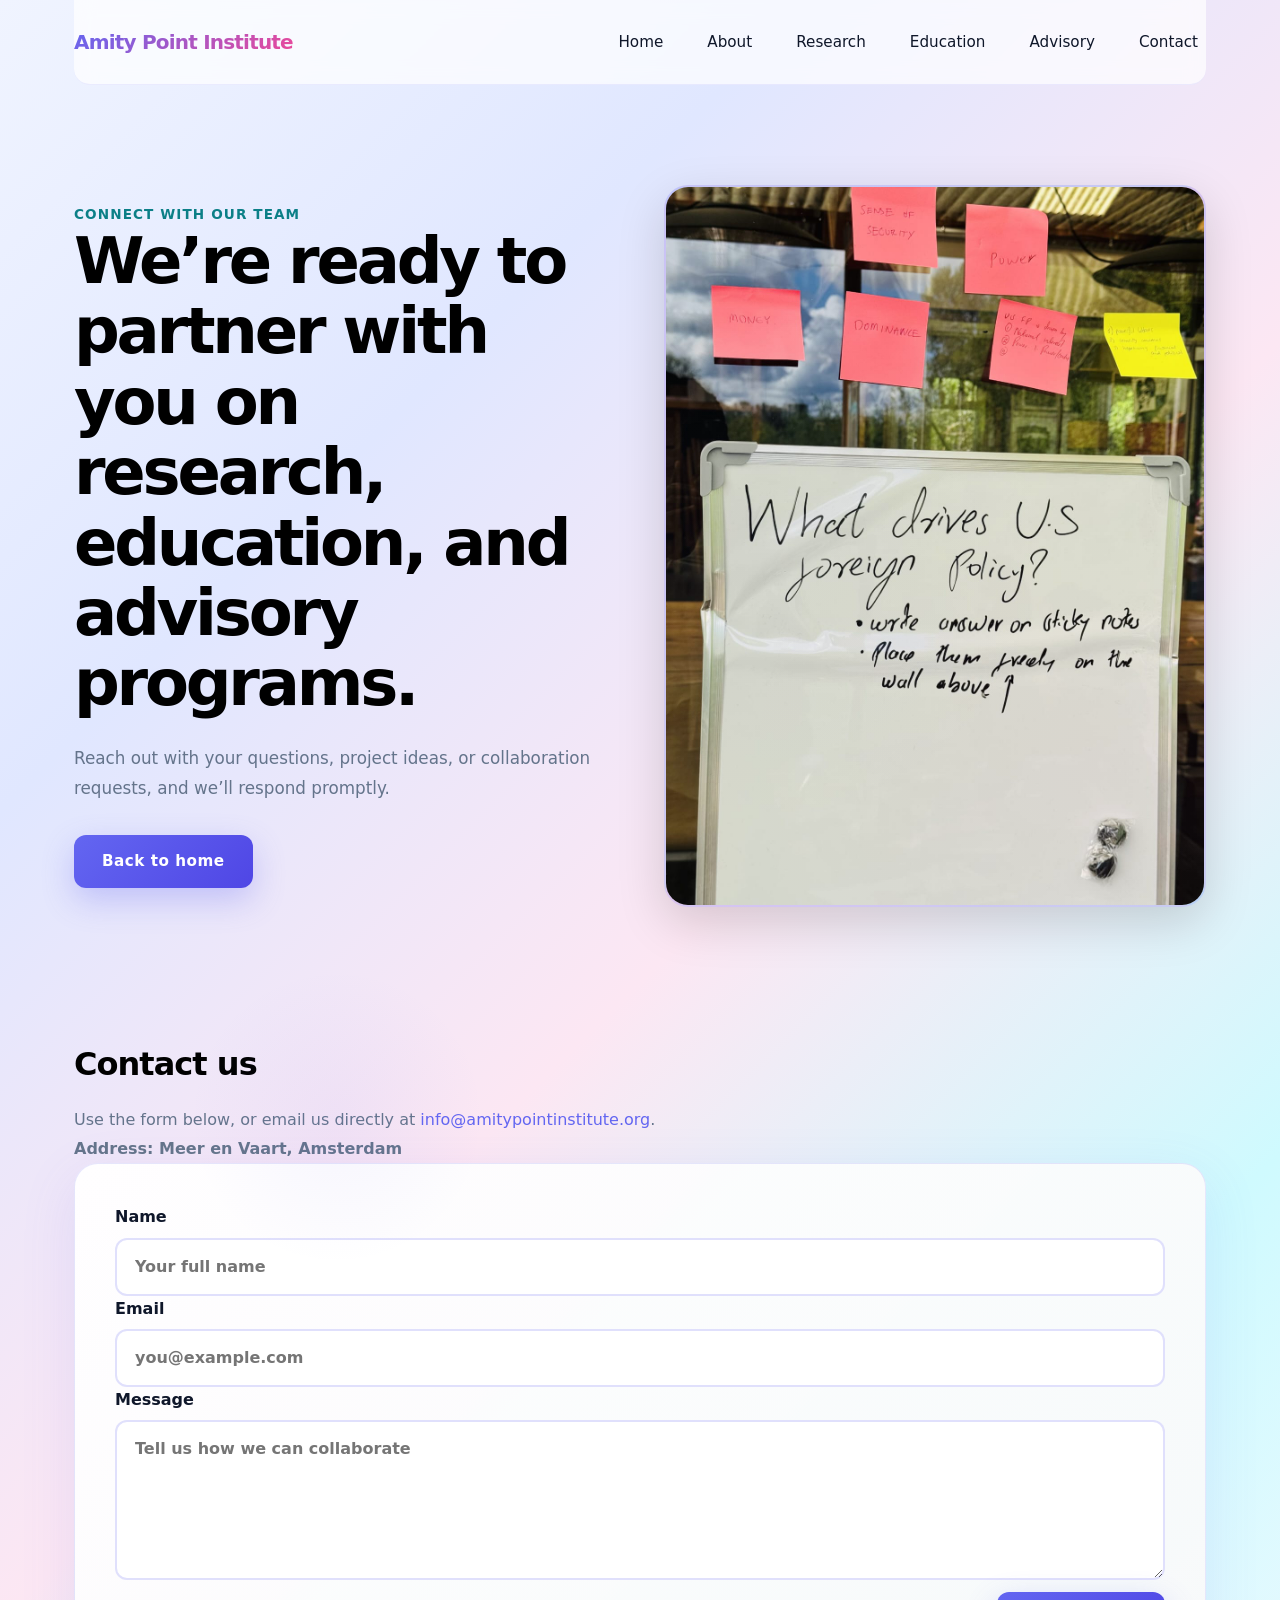
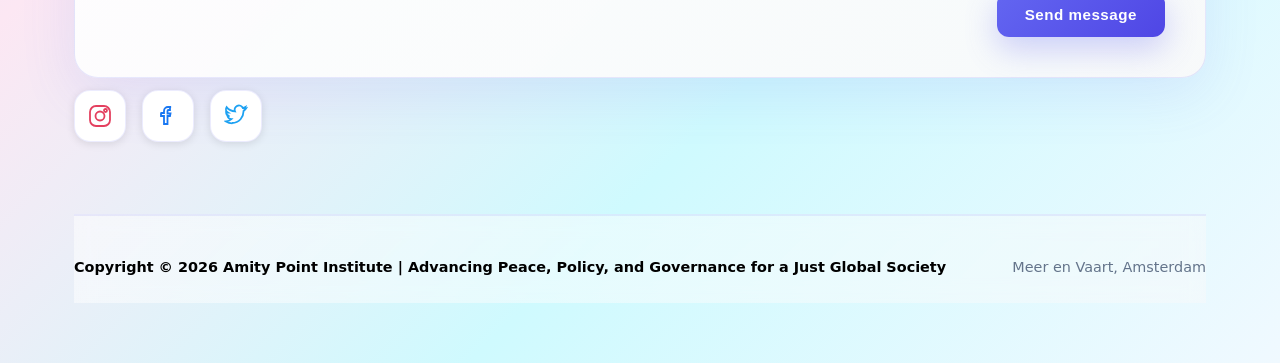
<file: contact.html>
<!DOCTYPE html>
<html lang="en-US">

<head>
    <meta charset="UTF-8" />
    <meta name="viewport" content="width=device-width, initial-scale=1" />
    <title>Contact | Amity Point Institute</title>
    <meta name="description" content="Contact Amity Point Institute for research, education, and advisory collaborations." />
    <link rel="stylesheet" href="style.css" />
</head>

<body>
    <div class="site-shell">
        <header>
            <div class="brand">Amity <span>Point</span> Institute</div>
            <nav aria-label="Primary navigation">
                <a href="Untitled-1.html">Home</a>
                <a href="about.html">About</a>
                <a href="research.html">Research</a>
                <a href="education.html">Education</a>
                <a href="advisory.html">Advisory</a>
                <a href="contact.html">Contact</a>
            </nav>
        </header>

        <section class="hero">
            <div class="hero-content">
                <p style="margin:0;color:#0b7f87;font-weight:700;letter-spacing:0.08em;text-transform:uppercase;font-size:0.85rem;">Connect with our team</p>
                <h1 class="hero-title">We’re ready to partner with you on research, education, and advisory programs.</h1>
                <p class="hero-copy">Reach out with your questions, project ideas, or collaboration requests, and we’ll respond promptly.</p>
                <div class="hero-actions">
                    <a class="button button-primary" href="Untitled-1.html">Back to home</a>
                </div>
            </div>
            <div class="hero-visual" aria-hidden="true">
                <img src="image%203.jpeg" alt="A collaborative conversation in a modern office setting" />
            </div>
        </section>

        <section class="section">
            <div class="section-title">Contact us</div>
            <p class="section-copy">Use the form below, or email us directly at <a href="mailto:info@amitypointinstitute.org">info@amitypointinstitute.org</a>.</p>
            <p class="section-copy"><strong>Address: Meer en Vaart, Amsterdam</strong></p>
            <div class="contact-card">
                <form action="mailto:info@amitypointinstitute.org" method="post" enctype="text/plain">
                    <label>
            Name
            <input type="text" name="Name" placeholder="Your full name" required />
          </label>
                    <label>
            Email
            <input type="email" name="Email" placeholder="you@example.com" required />
          </label>
                    <label>
            Message
            <textarea name="Message" placeholder="Tell us how we can collaborate" required></textarea>
          </label>
                    <div class="form-actions">
                        <button type="submit" class="button button-primary">Send message</button>
                    </div>
                </form>
            </div>

            <div class="social-links">
                <a class="social-link instagram" href="https://www.instagram.com/amitypointinstitute" target="_blank" rel="noopener noreferrer" aria-label="Instagram">
                    <svg viewBox="0 0 24 24" aria-hidden="true">
                        <rect x="2" y="2" width="20" height="20" rx="6" ry="6" />
                        <circle cx="12" cy="12" r="4.5" />
                        <circle cx="17.5" cy="6.5" r="1.5" />
                    </svg>
                </a>
                <a class="social-link facebook" href="https://www.facebook.com/amitypointinstitute" target="_blank" rel="noopener noreferrer" aria-label="Facebook">
                    <svg viewBox="0 0 24 24" aria-hidden="true">
                        <path d="M15.12 3H12a4 4 0 0 0-4 4v2H5.5a.5.5 0 0 0-.5.5V12h3v8h3.5v-8h2.5l.5-2.5h-3V7a1 1 0 0 1 1-1h1.5V3Z" />
                    </svg>
                </a>
                <a class="social-link twitter" href="https://twitter.com/amitypointinst" target="_blank" rel="noopener noreferrer" aria-label="Twitter">
                    <svg viewBox="0 0 24 24" aria-hidden="true">
                        <path d="M8 19c7.5 0 11.5-6.2 11.5-11.5v-.5A8.2 8.2 0 0 0 22 4.5a8.1 8.1 0 0 1-2.3.6A4 4 0 0 0 21.4 3a8.1 8.1 0 0 1-2.6 1A4.1 4.1 0 0 0 11 7.4a11.6 11.6 0 0 1-8.4-4.3 4 4 0 0 0 1.3 5.5 4 4 0 0 1-1.8-.5v.1a4.1 4.1 0 0 0 3.3 4 4 4 0 0 1-1.8.1 4.1 4.1 0 0 0 3.8 2.9A8.2 8.2 0 0 1 2 17.5a11.6 11.6 0 0 0 6.3 1.8" />
                    </svg>
                </a>
            </div>
        </section>

        <footer>
            <span class="footer-copy">Copyright © 2026 Amity Point Institute | Advancing Peace, Policy, and Governance for a Just Global Society</span>
            <span>Meer en Vaart, Amsterdam</span>
        </footer>
    </div>
</body>

</html>
</file>
<file: style.css>
﻿:root {
    color-scheme: light;
    font-family: "Inter", "Segoe UI", system-ui, -apple-system, BlinkMacSystemFont, sans-serif;
    line-height: 1.6;
    font-size: 16px;
    text-rendering: optimizeLegibility;
    --color-primary: #6366f1;
    --color-primary-dark: #4f46e5;
    --color-secondary: #ec4899;
    --color-accent: #06b6d4;
    --color-success: #10b981;
    --color-warning: #f59e0b;
    --color-danger: #ef4444;
    --bg-light: #f8f9fa;
    --bg-white: #ffffff;
    --text-dark: #0f172a;
    --text-muted: #64748b;
    --shadow-sm: 0 2px 8px rgba(0, 0, 0, 0.1);
    --shadow-md: 0 8px 24px rgba(0, 0, 0, 0.12);
    --shadow-lg: 0 16px 48px rgba(0, 0, 0, 0.15);
    --shadow-xl: 0 24px 64px rgba(0, 0, 0, 0.18);
}

* {
    box-sizing: border-box;
}

html,
body {
    margin: 0;
    padding: 0;
}

body {
    background: linear-gradient(135deg, #f0f4ff 0%, #e0e7ff 25%, #fce7f3 50%, #cffafe 75%, #f0f9ff 100%);
    min-height: 100vh;
    color: var(--text-dark);
}

img {
    max-width: 100%;
    display: block;
    border-radius: 12px;
}

a {
    color: var(--color-primary);
    text-decoration: none;
    transition: all 0.3s ease;
}

a:hover {
    color: var(--color-primary-dark);
    opacity: 1;
}

.site-shell {
    width: min(1180px, 100%);
    margin: 0 auto;
    padding: 0 24px 60px;
}

header {
    padding: 28px 0;
    display: flex;
    align-items: center;
    justify-content: space-between;
    gap: 32px;
    backdrop-filter: blur(10px);
    background: rgba(255, 255, 255, 0.7);
    border-bottom: 1px solid rgba(99, 102, 241, 0.1);
    position: sticky;
    top: 0;
    z-index: 100;
    border-radius: 0 0 16px 16px;
    margin-bottom: 20px;
}

.brand {
    font-weight: 900;
    letter-spacing: -0.04em;
    font-size: 1.25rem;
    background: linear-gradient(135deg, var(--color-primary) 0%, var(--color-secondary) 100%);
    -webkit-background-clip: text;
    -webkit-text-fill-color: transparent;
    background-clip: text;
}

.brand span {
    color: var(--color-accent);
}

nav {
    display: flex;
    gap: 28px;
    flex-wrap: wrap;
    font-size: 0.95rem;
    font-weight: 500;
}

nav a {
    position: relative;
    color: var(--text-dark);
    transition: all 0.3s ease;
}

nav a::after {
    content: "";
    position: absolute;
    bottom: -4px;
    left: 0;
    width: 0;
    height: 2px;
    background: linear-gradient(90deg, var(--color-primary), var(--color-secondary));
    transition: width 0.3s ease;
}

nav a:hover::after {
    width: 100%;
}

.hero {
    display: grid;
    grid-template-columns: 1fr 1fr;
    gap: 48px;
    align-items: center;
    padding: 80px 0 60px;
}

.hero-content {
    max-width: 640px;
}

.page-title,
.hero-title {
    margin: 0;
    font-size: clamp(2.5rem, 5vw, 4.5rem);
    line-height: 1.1;
    letter-spacing: -0.05em;
    color: #000000;
    font-weight: 900;
}

.hero-copy,
.section-copy,
.intro {
    margin: 24px 0 0;
    max-width: 40rem;
    color: var(--text-muted);
    font-size: 1.05rem;
    line-height: 1.8;
}

.hero-actions,
.section-actions {
    display: flex;
    flex-wrap: wrap;
    gap: 16px;
    margin-top: 32px;
}

.button,
button {
    border: none;
    border-radius: 12px;
    padding: 14px 28px;
    font-weight: 700;
    cursor: pointer;
    transition: all 0.3s ease;
    font-size: 0.95rem;
    letter-spacing: 0.5px;
}

.button-primary {
    background: linear-gradient(135deg, var(--color-primary) 0%, var(--color-primary-dark) 100%);
    color: white;
    box-shadow: 0 12px 32px rgba(99, 102, 241, 0.3);
}

.button-primary:hover {
    transform: translateY(-3px);
    box-shadow: 0 16px 48px rgba(99, 102, 241, 0.4);
}

.button-secondary {
    background: white;
    color: var(--color-primary);
    border: 2px solid var(--color-primary);
    box-shadow: var(--shadow-sm);
}

.button-secondary:hover {
    background: var(--color-primary);
    color: white;
    transform: translateY(-2px);
}

.hero-visual {
    border-radius: 24px;
    overflow: hidden;
    background: linear-gradient(135deg, rgba(99, 102, 241, 0.08), rgba(236, 72, 153, 0.08), rgba(6, 182, 212, 0.08));
    min-height: 480px;
    position: relative;
    border: 2px solid rgba(99, 102, 241, 0.2);
    box-shadow: var(--shadow-lg);
}

.hero-visual::before {
    content: "";
    position: absolute;
    inset: 0;
    background: radial-gradient(circle at 20% 50%, rgba(99, 102, 241, 0.04), transparent 50%), radial-gradient(circle at 80% 80%, rgba(236, 72, 153, 0.04), transparent 50%);
    pointer-events: none;
}

.hero-visual img {
    width: 100%;
    height: 100%;
    object-fit: cover;
    object-position: center;
}

.section {
    padding: 72px 0;
    position: relative;
}

.section::before {
    content: "";
    position: absolute;
    top: 0;
    left: 10%;
    width: 300px;
    height: 300px;
    background: radial-gradient(circle, rgba(99, 102, 241, 0.05), transparent 70%);
    border-radius: 50%;
    pointer-events: none;
}

.section+.section {
    border-top: 1px solid rgba(99, 102, 241, 0.1);
}

.grid {
    display: grid;
    gap: 32px;
}

.grid-3 {
    grid-template-columns: repeat(auto-fit, minmax(300px, 1fr));
}

.card {
    padding: 32px;
    border-radius: 20px;
    background: linear-gradient(135deg, rgba(255, 255, 255, 0.95), rgba(248, 249, 250, 0.95));
    box-shadow: 0 10px 40px rgba(0, 0, 0, 0.08);
    border: 1px solid rgba(99, 102, 241, 0.1);
    transition: all 0.3s ease;
    position: relative;
    overflow: hidden;
}

.card::before {
    content: "";
    position: absolute;
    top: -50%;
    right: -50%;
    width: 200px;
    height: 200px;
    background: radial-gradient(circle, rgba(99, 102, 241, 0.1), transparent 70%);
    border-radius: 50%;
    transition: all 0.3s ease;
}

.card:hover {
    transform: translateY(-8px);
    box-shadow: 0 20px 60px rgba(99, 102, 241, 0.15);
    border-color: rgba(99, 102, 241, 0.2);
}

.card:hover::before {
    top: -30%;
    right: -30%;
}

.card h3,
.card h2 {
    margin: 0 0 14px;
    font-size: 1.35rem;
    color: #000000;
    font-weight: 800;
}

.card h3 a {
    color: inherit;
    -webkit-text-fill-color: unset;
    background: none;
}

.card p,
.feature-item span,
.section p {
    margin: 0;
    color: var(--text-muted);
    font-size: 1rem;
    line-height: 1.8;
}

.feature-list {
    list-style: none;
    padding: 0;
    margin: 0;
    display: grid;
    gap: 24px;
}

.feature-item {
    display: flex;
    gap: 20px;
    align-items: flex-start;
    padding: 20px;
    border-radius: 16px;
    background: linear-gradient(135deg, rgba(99, 102, 241, 0.05), rgba(236, 72, 153, 0.05));
    border: 1px solid rgba(99, 102, 241, 0.1);
    transition: all 0.3s ease;
}

.feature-item:hover {
    background: linear-gradient(135deg, rgba(99, 102, 241, 0.1), rgba(236, 72, 153, 0.1));
    border-color: rgba(99, 102, 241, 0.2);
    transform: translateX(4px);
}

.feature-item strong {
    color: #000000;
    font-size: 1.15rem;
    min-width: 2.5rem;
    line-height: 1;
    font-weight: 900;
}

.contact-card {
    display: grid;
    gap: 24px;
    background: linear-gradient(135deg, rgba(255, 255, 255, 0.95), rgba(248, 249, 250, 0.95));
    border-radius: 24px;
    padding: 40px;
    box-shadow: 0 16px 56px rgba(99, 102, 241, 0.12);
    border: 1px solid rgba(99, 102, 241, 0.15);
}

.contact-card label {
    display: grid;
    gap: 8px;
    font-weight: 600;
    color: var(--text-dark);
}

.social-links {
    display: flex;
    gap: 16px;
    margin-top: 12px;
    flex-wrap: wrap;
}

.social-link {
    width: 52px;
    height: 52px;
    display: inline-flex;
    align-items: center;
    justify-content: center;
    border-radius: 16px;
    background: white;
    border: 1px solid rgba(99, 102, 241, 0.12);
    box-shadow: var(--shadow-sm);
    transition: transform 0.25s ease, box-shadow 0.25s ease, background 0.25s ease;
    color: var(--text-dark);
}

.social-link:hover {
    transform: translateY(-3px);
    box-shadow: 0 16px 36px rgba(99, 102, 241, 0.15);
    background: #f8fbff;
}

.social-link svg {
    width: 24px;
    height: 24px;
    fill: none;
    stroke: currentColor;
    stroke-width: 1.8;
}

.social-link.instagram {
    color: #e4405f;
}

.social-link.facebook {
    color: #1877f2;
}

.social-link.twitter {
    color: #1da1f2;
}

.contact-card input,
.contact-card textarea {
    width: 100%;
    padding: 14px 18px;
    border: 2px solid rgba(99, 102, 241, 0.2);
    border-radius: 12px;
    font: inherit;
    color: var(--text-dark);
    background: white;
    transition: all 0.3s ease;
}

.contact-card input:focus,
.contact-card textarea:focus {
    outline: none;
    border-color: var(--color-primary);
    box-shadow: 0 0 0 3px rgba(99, 102, 241, 0.1);
    background: rgba(99, 102, 241, 0.02);
}

.contact-card textarea {
    min-height: 160px;
    resize: vertical;
}

.form-actions {
    display: flex;
    justify-content: flex-end;
    margin-top: 12px;
}

.section-title {
    margin: 0 0 16px;
    font-size: 2rem;
    letter-spacing: -0.03em;
    color: #000000;
    font-weight: 900;
}

footer {
    padding: 40px 0 24px;
    color: var(--text-muted);
    font-size: 0.9rem;
    border-top: 2px solid rgba(99, 102, 241, 0.1);
    display: flex;
    justify-content: space-between;
    align-items: center;
    flex-wrap: wrap;
    gap: 20px;
    background: linear-gradient(135deg, rgba(255, 255, 255, 0.5), rgba(248, 249, 250, 0.5));
    backdrop-filter: blur(10px);
}

.footer-copy {
    color: #000000;
    font-weight: 700;
}

header {
    padding: 24px 0;
}

nav a {
    display: inline-flex;
    align-items: center;
    padding: 6px 8px;
}

@media (max-width: 1024px) {
    .hero {
        grid-template-columns: 1fr;
        padding: 60px 0 40px;
    }
    .hero-visual {
        min-height: 320px;
    }
    .section {
        padding: 56px 0;
    }
}

@media (max-width: 900px) {
    header {
        flex-direction: column;
        align-items: stretch;
        text-align: center;
    }
    nav {
        justify-content: center;
        gap: 16px;
    }
    nav a {
        flex: 1 1 auto;
        justify-content: center;
        max-width: 160px;
    }
    .grid-3,
    .grid {
        grid-template-columns: 1fr;
    }
    .feature-item {
        flex-direction: column;
        align-items: stretch;
        gap: 12px;
    }
    .section {
        padding: 48px 0;
    }
    .button,
    button {
        padding: 12px 22px;
        font-size: 0.92rem;
    }
    footer {
        flex-direction: column;
        text-align: center;
    }
    footer span {
        width: 100%;
    }
}

@media (max-width: 640px) {
    .site-shell {
        padding: 0 18px 50px;
    }
    .hero-title {
        font-size: 2rem;
    }
    .section-title {
        font-size: 1.6rem;
    }
    .hero-copy,
    .section-copy,
    .card p,
    .feature-item span,
    .feature-item strong {
        font-size: 0.98rem;
    }
    .hero-visual {
        min-height: 280px;
    }
    .card,
    .contact-card {
        padding: 22px;
    }
    .hero-actions,
    .section-actions,
    .social-links {
        flex-direction: column;
        align-items: stretch;
    }
    .social-links {
        justify-content: center;
    }
    .footer-copy {
        display: block;
    }
    .feature-item {
        padding: 18px;
    }
    .button,
    button {
        width: 100%;
    }
}
</file>
